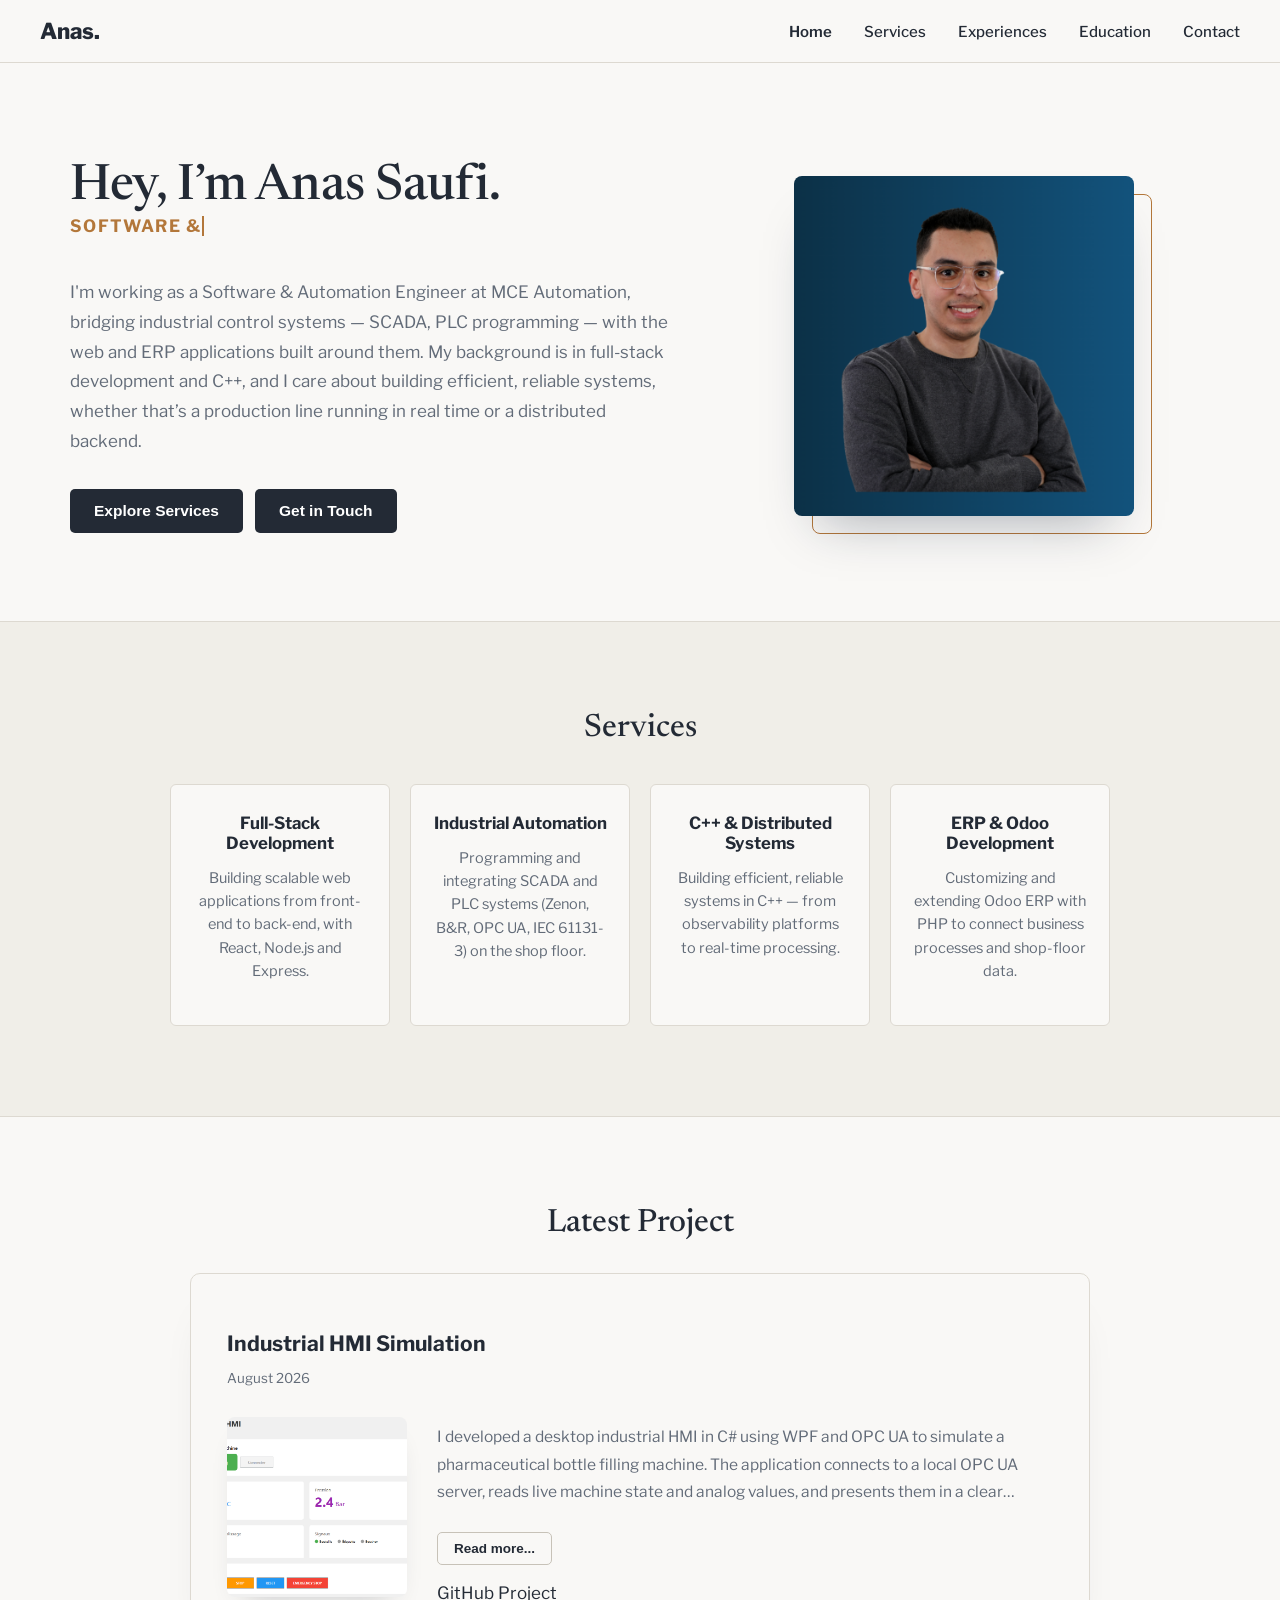
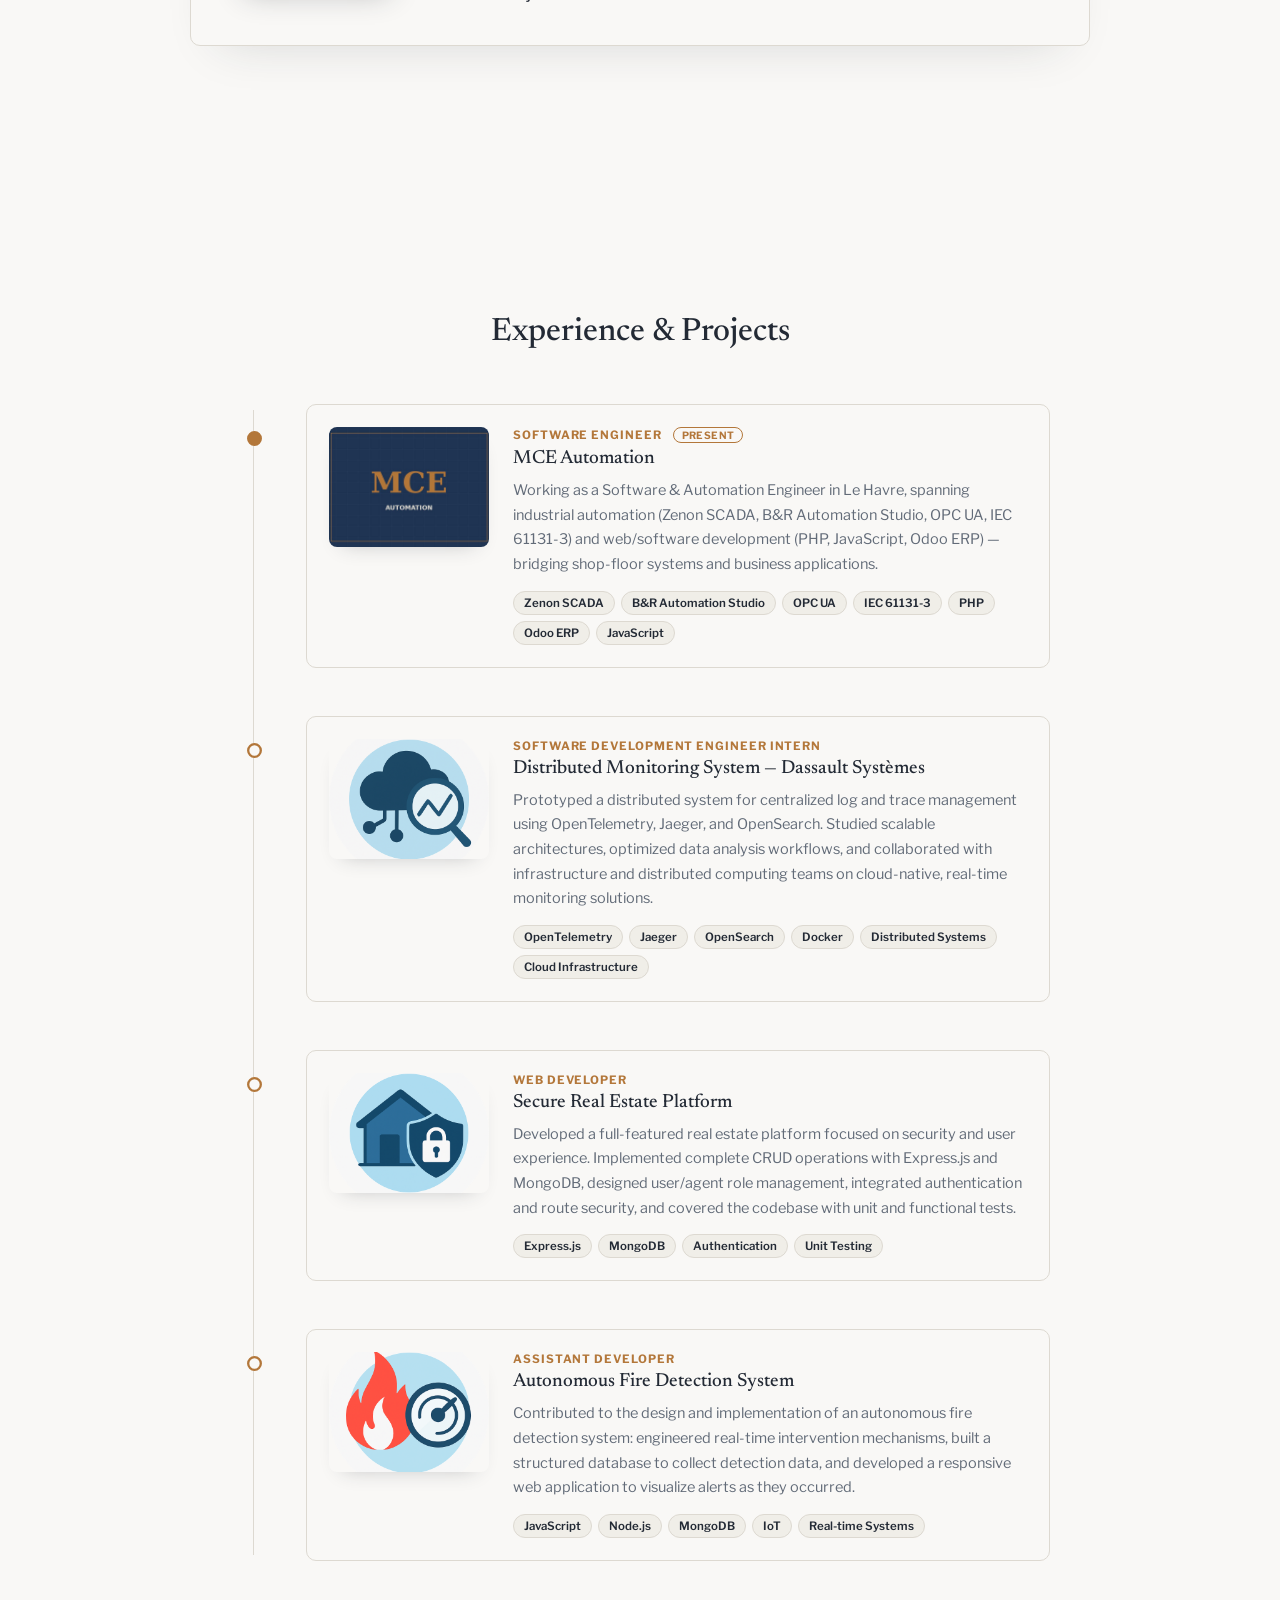
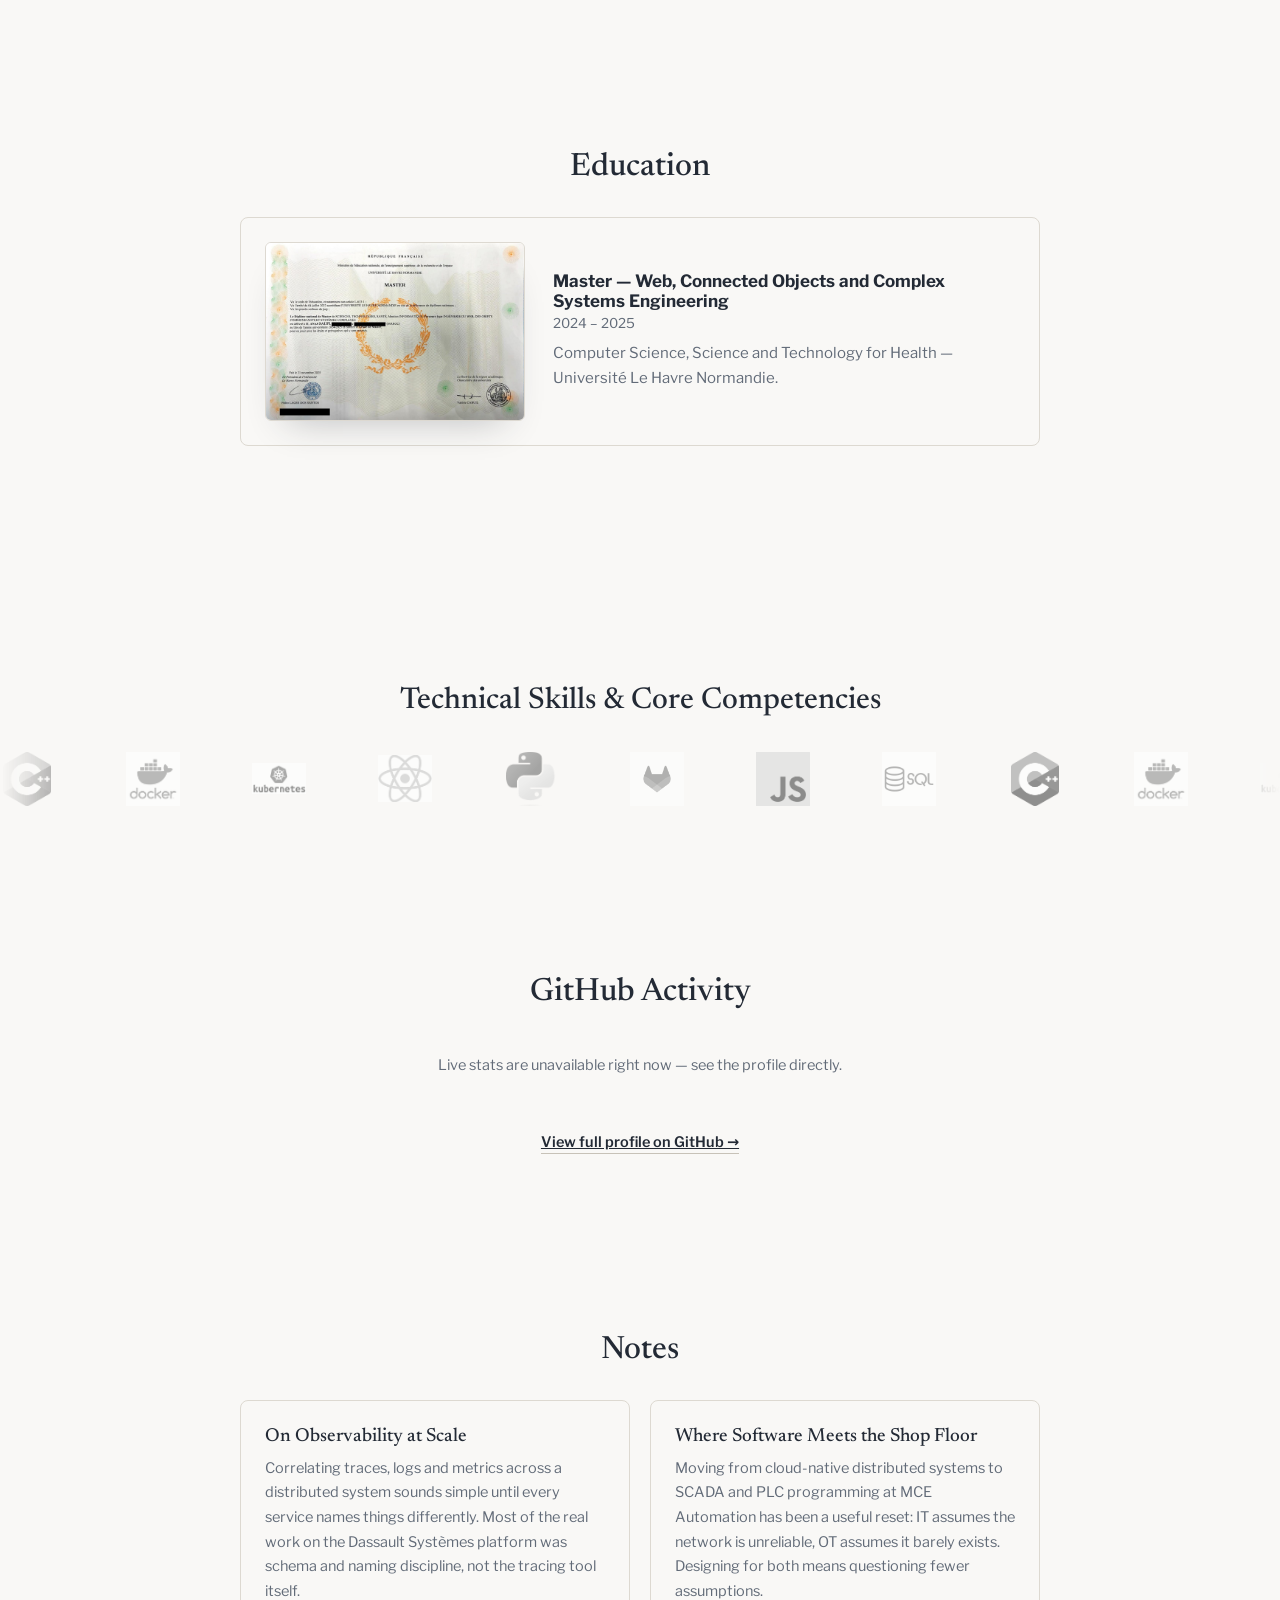
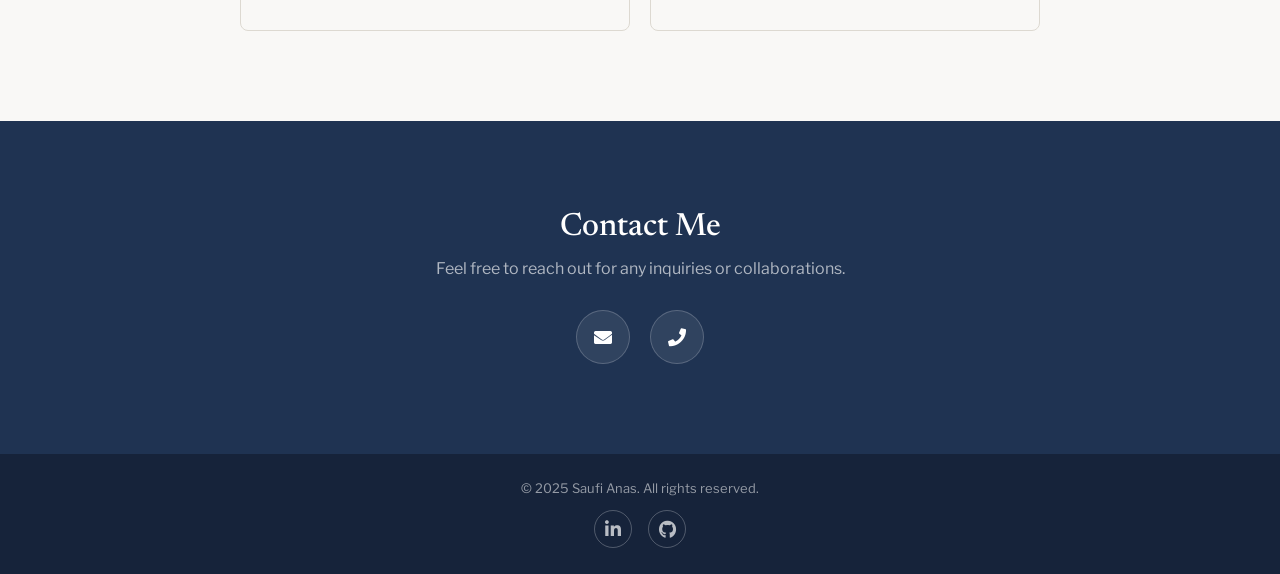
<file: index.html>
<!DOCTYPE html>
<html lang="en">
<head>
    <meta charset="UTF-8">
    <meta name="viewport" content="width=device-width, initial-scale=1.0">
    <meta name="description" content="Anas SAUFI - Software engineer">
    <title>Anas Saufi - Better Hire Anas !</title>
    <link rel="stylesheet" href="https://cdnjs.cloudflare.com/ajax/libs/font-awesome/5.15.4/css/all.min.css">
    <link href="https://fonts.googleapis.com/css2?family=Newsreader:ital,wght@0,400;0,500;0,600;1,400;1,500&family=Libre+Franklin:wght@400;500;600;700;800&display=swap" rel="stylesheet">
       <link rel="icon" href="Image/logo.png" type="image/png">


    
    <link rel="stylesheet" href="style.css">
</head>
<body>


    <header>
        <div class="logo">Anas.</div>
        <div class="menu-icon" onclick="toggleMenu()"><i class="fas fa-bars"></i></div>
        <nav>
            <ul>
                <li><a href="#home">Home</a></li>
                <li><a href="#services">Services</a></li>
                <li><a href="#projects">Experiences</a></li>
                <li><a href="#education">Education</a></li>
                <li><a href="#contact">Contact</a></li>
                <li class="dropdown" id="cvMenuItem">
                     <a style="cursor: pointer;">Curriculum Vitae</a>
                        <ul class="dropdown-menu">
                         <li><a href="#" onclick="navigateToCV('fr')">French</a></li>
                        <li><a href="#" onclick="navigateToCV('en')">English</a></li>
                </ul>
                 
                </li>
            </ul>
        </nav>
    </header>
    <!--<div class="cookie-banner" id="cookieBanner">
    <div class="cookie-banner-content">
        <h4>Why do we use cookies?</h4>
        <p>They help us ensure the proper functioning of the site and monitor the audience of our websites.</p>
        
    </div>
    <div class="cookie-banner-buttons">
        <button class="btn-close" onclick="closeBanner()">Close</button>
        <button class="btn-accept" onclick="acceptCookies()">Accept</button>
    </div>
-->
</div>
    <section id="home" class="hero">
        <div class="content">
            <h1>Hey, I&rsquo;m Anas Saufi.</h1>
            <div class="write">
            <h2 class="writing-effect"></h2>
                </div>
            <p>I'm working as a Software &amp; Automation Engineer at MCE Automation, bridging industrial control systems &mdash; SCADA, PLC programming &mdash; with the web and ERP applications built around them. My background is in full-stack development and C++, and I care about building efficient, reliable systems, whether that&rsquo;s a production line running in real time or a distributed backend.</p>
            <div class="buttons">
                <button onclick="window.location.href='#services'">Explore Services</button>
                <button onclick="window.location.href='#contact'">Get in Touch</button>
            </div>
        </div>
        <div class="hero-image">
            <img src="Downloads/portrait.png" alt="Hero Image">
        </div>
    </section>

    <section id="services" class="services">
        <h2>Services</h2>
        <div class="service-container">
            
            <div class="service">
                <h3>Full-Stack Development</h3>
                <p>Building scalable web applications from front-end to back-end, with React, Node.js and Express.</p>
            </div>
            <div class="service">
                <h3>Industrial Automation</h3>
                <p>Programming and integrating SCADA and PLC systems (Zenon, B&amp;R, OPC UA, IEC 61131-3) on the shop floor.</p>
            </div>
            <div class="service">
                <h3>C&#43;&#43; &amp; Distributed Systems</h3>
                <p>Building efficient, reliable systems in C&#43;&#43; &mdash; from observability platforms to real-time processing.</p>
            </div>
            <div class="service">
                <h3>ERP &amp; Odoo Development</h3>
                <p>Customizing and extending Odoo ERP with PHP to connect business processes and shop-floor data.</p>
            </div>
        </div>
    </section>
    <h2 class="section-title">Latest Project</h2>
<section id="latest-project" class="latest-project">
    
    <div class="project-header">
        <p class="project-name">Industrial HMI Simulation</p>
        <p class="project-date">August 2026</p>
    </div>
    <div class="project-info">
        <div class="project-image">
            <img src="Downloads/HMI.png" alt="Industrial HMI Simulation">
        </div>
        <div class="project-description">
            <p id="projectText">I developed a desktop industrial HMI in C# using WPF and OPC UA to simulate a pharmaceutical bottle filling machine. The application connects to a local OPC UA server, reads live machine state and analog values, and presents them in a clear operator interface. I implemented core control actions such as start, stop, reset, and emergency stop, while organizing the solution with a MVVM-friendly structure to keep the UI, services, models, and view models separated.

This project reflects my interest in industrial automation and human-machine interfaces: it combines real-time monitoring, operator interaction, and reliable communication with industrial devices. It also helped me strengthen my understanding of industrial protocols, software architecture for embedded-like systems, and the design of scalable desktop applications for control environments.

The solution is structured around a WPF client for the HMI, an OPC UA communication layer, and a simulated industrial environment, which makes it a solid foundation for future extensions in factory automation and machine monitoring.</p>
    <button id="toggleBtn">Read more...</button>
           
<div class="project-links">
        <a href="https://github.com/asaufi/Industrial-HMI-OPC-UA-WPF-C-" target="_blank" rel="noreferrer">GitHub Project</a>
    </div>
        </div>
    </div>
</section>


<section id="projects" class="projects">
    <h2 class="section-title">Experience &amp; Projects</h2>
    <div class="timeline">

      <div class="timeline-item timeline-current">
        <div class="timeline-marker"></div>
        <div class="timeline-card">
          <img class="timeline-image" src="image/mce-automation.jpg" alt="MCE Automation">
          <div class="timeline-body">
            <span class="timeline-role">Software Engineer <span class="timeline-badge">Present</span></span>
            <h3>MCE Automation</h3>
            <p>Working as a Software &amp; Automation Engineer in Le Havre, spanning industrial automation (Zenon SCADA, B&amp;R Automation Studio, OPC UA, IEC 61131-3) and web/software development (PHP, JavaScript, Odoo ERP) — bridging shop-floor systems and business applications.</p>
            <div class="timeline-tags">
              <span>Zenon SCADA</span><span>B&amp;R Automation Studio</span><span>OPC UA</span><span>IEC 61131-3</span><span>PHP</span><span>Odoo ERP</span><span>JavaScript</span>
            </div>
          </div>
        </div>
      </div>

      <div class="timeline-item">
        <div class="timeline-marker"></div>
        <div class="timeline-card">
          <img class="timeline-image" src="image/ds-titre.png" alt="Distributed monitoring system">
          <div class="timeline-body">
            <span class="timeline-role">Software Development Engineer Intern</span>
            <h3>Distributed Monitoring System — Dassault Systèmes</h3>
            <p>Prototyped a distributed system for centralized log and trace management using OpenTelemetry, Jaeger, and OpenSearch. Studied scalable architectures, optimized data analysis workflows, and collaborated with infrastructure and distributed computing teams on cloud-native, real-time monitoring solutions.</p>
            <div class="timeline-tags">
              <span>OpenTelemetry</span><span>Jaeger</span><span>OpenSearch</span><span>Docker</span><span>Distributed Systems</span><span>Cloud Infrastructure</span>
            </div>
          </div>
        </div>
      </div>

      <div class="timeline-item">
        <div class="timeline-marker"></div>
        <div class="timeline-card">
          <img class="timeline-image" src="image/2-titre.png" alt="Secure real estate platform">
          <div class="timeline-body">
            <span class="timeline-role">Web Developer</span>
            <h3>Secure Real Estate Platform</h3>
            <p>Developed a full-featured real estate platform focused on security and user experience. Implemented complete CRUD operations with Express.js and MongoDB, designed user/agent role management, integrated authentication and route security, and covered the codebase with unit and functional tests.</p>
            <div class="timeline-tags">
              <span>Express.js</span><span>MongoDB</span><span>Authentication</span><span>Unit Testing</span>
            </div>
          </div>
        </div>
      </div>

      <div class="timeline-item">
        <div class="timeline-marker"></div>
        <div class="timeline-card">
          <img class="timeline-image" src="image/um6p-titre.png" alt="Autonomous fire detection system">
          <div class="timeline-body">
            <span class="timeline-role">Assistant Developer</span>
            <h3>Autonomous Fire Detection System</h3>
            <p>Contributed to the design and implementation of an autonomous fire detection system: engineered real-time intervention mechanisms, built a structured database to collect detection data, and developed a responsive web application to visualize alerts as they occurred.</p>
            <div class="timeline-tags">
              <span>JavaScript</span><span>Node.js</span><span>MongoDB</span><span>IoT</span><span>Real-time Systems</span>
            </div>
          </div>
        </div>
      </div>

    </div>
</section>

<section id="education" class="education">
    <h2 class="section-title">Education</h2>
    <div class="education-container">
        <div class="education-item">
            <img class="education-diploma" src="image/diploma.jpg" alt="Master's diploma, Université Le Havre Normandie" loading="lazy">
            <div class="education-text">
                <div class="education-degree">Master &mdash; Web, Connected Objects and Complex Systems Engineering</div>
                <div class="education-date">2024 &ndash; 2025</div>
                <p>Computer Science, Science and Technology for Health &mdash; Université Le Havre Normandie.</p>
            </div>
        </div>
    </div>
</section>

<section id="skills" class="skills-section">
    <h2 class="section-title">Technical Skills & Core Competencies</h2>
    <div class="skills-container">
        <div class="skills-marquee">
            <div class="skill-item"><img src="image/c++.png" alt="C++"></div>
            <div class="skill-item"><img src="image/docker.png" alt="Docker"></div>
            <div class="skill-item"><img src="image/Kube.png" alt="Kubernetes"></div>
            <div class="skill-item"><img src="image/react.png" alt="React"></div>
            <div class="skill-item"><img src="image/Python.png" alt="Python"></div>
            <div class="skill-item"><img src="image/gitlab.png" alt="GitLab"></div>
            <div class="skill-item"><img src="image/js.png" alt="JavaScript"></div>
            <div class="skill-item"><img src="image/sql.png" alt="SQL"></div>
            <div class="skill-item" aria-hidden="true"><img src="image/c++.png" alt=""></div>
            <div class="skill-item" aria-hidden="true"><img src="image/docker.png" alt=""></div>
            <div class="skill-item" aria-hidden="true"><img src="image/Kube.png" alt=""></div>
            <div class="skill-item" aria-hidden="true"><img src="image/react.png" alt=""></div>
            <div class="skill-item" aria-hidden="true"><img src="image/Python.png" alt=""></div>
            <div class="skill-item" aria-hidden="true"><img src="image/gitlab.png" alt=""></div>
            <div class="skill-item" aria-hidden="true"><img src="image/js.png" alt=""></div>
            <div class="skill-item" aria-hidden="true"><img src="image/sql.png" alt=""></div>
        </div>
    </div>
</section>



<section id="github-activity" class="github-activity">
    <h2 class="section-title">GitHub Activity</h2>
    <div class="github-stats" id="githubStats">
        <div class="github-stat-tile">
            <span class="github-stat-value" data-stat="repos">&mdash;</span>
            <span class="github-stat-label">Public repos</span>
        </div>
        <div class="github-stat-tile">
            <span class="github-stat-value" data-stat="followers">&mdash;</span>
            <span class="github-stat-label">Followers</span>
        </div>
        <div class="github-stat-tile">
            <span class="github-stat-value" data-stat="since">&mdash;</span>
            <span class="github-stat-label">On GitHub since</span>
        </div>
    </div>
    <div class="github-languages" id="githubLanguages"></div>
    <a class="github-profile-link" href="https://github.com/asaufi" target="_blank" rel="noopener">View full profile on GitHub &rarr;</a>
</section>

<section id="notes" class="notes">
    <h2 class="section-title">Notes</h2>
    <div class="notes-container">
        <div class="note-card">
            <h3>On Observability at Scale</h3>
            <p>Correlating traces, logs and metrics across a distributed system sounds simple until every service names things differently. Most of the real work on the Dassault Systèmes platform was schema and naming discipline, not the tracing tool itself.</p>
        </div>
        <div class="note-card">
            <h3>Where Software Meets the Shop Floor</h3>
            <p>Moving from cloud-native distributed systems to SCADA and PLC programming at MCE Automation has been a useful reset: IT assumes the network is unreliable, OT assumes it barely exists. Designing for both means questioning fewer assumptions.</p>
        </div>
    </div>
</section>

    <section id="contact" class="contact">
        <h2>Contact Me</h2>
        <p>Feel free to reach out for any inquiries or collaborations.</p>
      <div class="buttons1">
    <button onclick="openModal('contactModal')">
        <i class="fas fa-envelope"></i>
    </button>
       <a href="tel:+33753774592">
            <button type="button">
                <i class="fas fa-phone"></i>
            </button>
        </a>
</div>
    </section>

<div id="contactModal" class="modal">
    <div class="modal-content">
        <span class="close" onclick="closeModal('contactModal')">&times;</span>
        <form action="https://formspree.io/f/mzzrdllq" method="POST">
            <div class="input-group">
                <label for="name">Full Name <span class="required">*</span></label>
                <div class="input-icon">
                    <input type="text" id="name" name="name" placeholder="Enter your full name" required>
                    <i class="fas fa-user"></i>
                </div>
            </div>

            <div class="input-group">
                <label for="email">Email <span class="required">*</span></label>
                <div class="input-icon">
                    <input type="email" id="email" name="email" placeholder="Enter your email" required>
                    <i class="fas fa-envelope"></i>
                </div>
            </div>

            <div class="input-group">
                <label for="phone">Phone Number</label>
                <div class="input-icon">
                    <input type="tel" id="phone" name="phone" placeholder="Enter your phone number">
                    <i class="fas fa-phone"></i>
                </div>
            </div>

            <div class="input-group">
                <label for="subject">Subject <span class="required">*</span></label>
                <input type="text" id="subject" name="subject" placeholder="Enter the subject" required>
            </div>

            <div class="input-group">
                <label for="message">Message <span class="required">*</span></label>
                <textarea id="message" name="message" placeholder="Type your message here ..." required></textarea>
            </div>

            <button type="submit">Send Message</button>
        </form>
    </div>
</div>

   <footer>
    <p>&copy; 2025 Saufi Anas. All rights reserved.</p>
    <div class="social-media">
        <a href="https://www.linkedin.com/in/anas-saufi/"><i class="fab fa-linkedin-in"></i></a>
        <a href="https://github.com/asaufi"><i class="fab fa-github"></i></a>
         

    </div>
</footer>

    <button class="scroll-up" onclick="scrollToTop()"><i class="fas fa-chevron-up"></i></button>

    
    <script src="script.js"></script>
</body>
</html>
</file>
<file: style.css>
/* ============================================================
   Anas Saufi — Portfolio
   Style refresh: "corporate sobre" — navy / gray / white with a
   restrained bronze accent, editorial serif + grotesk pairing.
   Structure/classes below are unchanged from the previous stylesheet
   so script.js keeps working as-is; only the visual language changed.
   ============================================================ */

:root {
    --ink: #232a35;            /* primary text, near-black navy */
    --muted: #626b78;          /* secondary text, gray */
    --navy: #1f3352;           /* deep navy — contact band */
    --navy-2: #16233a;         /* darkest navy — footer */
    --paper: #f9f8f6;          /* main light background */
    --surface: #f0eee8;        /* alternating section surface */
    --border: #ddd9d1;         /* neutral border */
    --border-strong: #c7c2b8;
    --accent: #b3773a;         /* bronze accent */
    --accent-dark: #8a5c2b;    /* bronze, hover/darker */
    --white: #ffffff;

    /* Back-compat aliases (referenced by a couple of legacy rules) */
    --primary-color: var(--accent);
    --secondary-color: var(--accent-dark);
    --background-color: var(--paper);
    --modal-background-color: var(--white);
    --text-color: var(--ink);
}

* , *::before, *::after { box-sizing: border-box; }

html, body { overflow-x: hidden; }

body {
    margin: 0;
    font-family: 'Libre Franklin', system-ui, sans-serif;
    background-color: var(--paper);
    color: var(--ink);
    scroll-behavior: smooth;
    -webkit-font-smoothing: antialiased;
}

h1, h2, h3 { font-family: 'Newsreader', Georgia, serif; font-weight: 500; margin: 0; }

a { color: inherit; }

#projectText {
  overflow: hidden;
  display: -webkit-box;
  -webkit-line-clamp: 3;
  -webkit-box-orient: vertical;
}
#projectText.expanded { -webkit-line-clamp: unset; }

/* ---------------------------------------------------------------
   Header / nav
   --------------------------------------------------------------- */
header {
    padding: 18px 0;
    display: flex;
    justify-content: space-between;
    align-items: center;
    background-color: rgba(249, 248, 246, 0.92);
    backdrop-filter: blur(10px);
    border-bottom: 1px solid var(--border);
    position: sticky;
    top: 0;
    z-index: 1000;
}

.logo {
    padding-left: 40px;
    font-family: 'Libre Franklin', sans-serif;
    font-size: 22px;
    font-weight: 800;
    letter-spacing: -0.01em;
    color: var(--ink);
}

nav { margin-left: auto; padding-right: 40px; }

nav ul {
    list-style-type: none;
    margin: 0;
    padding: 0;
    display: flex;
    align-items: center;
    gap: 32px;
}

nav ul li a {
    color: var(--ink);
    text-decoration: none;
    font-size: 15px;
    font-weight: 500;
    transition: color 0.25s ease;
}
nav ul li a:hover { color: var(--accent); }
nav ul li:first-child a { color: var(--ink); font-weight: 600; }

.item-text-header { color: var(--accent); }

.menu-icon {
    display: none;
    cursor: pointer;
    font-size: 22px;
    color: var(--ink);
    padding-right: 30px;
}
.menu-icon:hover { color: var(--accent); }

/* Dropdown */
.dropdown { position: relative; display: inline-block; }
.dropdown-menu {
    display: none;
    position: absolute;
    background-color: var(--white);
    border: 1px solid var(--border);
    box-shadow: 0 12px 24px -12px rgba(22, 35, 58, 0.18);
    border-radius: 6px;
    min-width: 150px;
    z-index: 1000;
    padding: 8px 0;
}
.dropdown-menu li { list-style: none; text-align: left; }
.dropdown-menu li a {
    display: block;
    color: var(--ink);
    text-decoration: none;
    padding: 10px 18px;
    font-size: 14.5px;
    transition: background-color 0.2s ease, color 0.2s ease;
}
.dropdown-menu li a:hover { background-color: var(--surface); color: var(--accent); }
.dropdown:hover .dropdown-menu { display: block; }

/* ---------------------------------------------------------------
   Cookie banner
   --------------------------------------------------------------- */
.cookie-banner {
    position: fixed;
    bottom: 16px;
    left: 16px;
    width: 420px;
    max-width: calc(100% - 32px);
    background-color: var(--navy-2);
    color: var(--white);
    box-shadow: 0 20px 40px -20px rgba(15, 20, 32, 0.5);
    border-radius: 10px;
    z-index: 9999;
    padding: 20px;
    display: flex;
    justify-content: space-between;
    align-items: center;
    gap: 16px;
    font-family: 'Libre Franklin', sans-serif;
}
.cookie-banner-content { max-width: 100%; }
.cookie-banner h4 { font-family: 'Libre Franklin', sans-serif; margin: 0 0 8px; font-size: 1rem; font-weight: 700; }
.cookie-banner p { margin: 0; font-size: 0.85rem; color: rgba(255,255,255,0.65); line-height: 1.5; }
.cookie-banner small { color: rgba(255,255,255,0.45); }
.cookie-banner-logo { display: none; }
.cookie-banner-buttons { display: flex; flex-direction: column; gap: 8px; flex-shrink: 0; }
.cookie-banner-buttons button {
    border: none;
    padding: 9px 18px;
    font-size: 0.85rem;
    font-weight: 600;
    cursor: pointer;
    border-radius: 5px;
    transition: opacity 0.2s ease, transform 0.2s ease;
}
.btn-accept { background-color: var(--accent); color: var(--white); }
.btn-close { background-color: transparent; color: rgba(255,255,255,0.6); border: 1px solid rgba(255,255,255,0.25) !important; }
.cookie-banner-buttons button:hover { opacity: 0.85; }

/* ---------------------------------------------------------------
   Hero
   --------------------------------------------------------------- */
.hero {
    display: flex;
    justify-content: space-between;
    align-items: center;
    padding: 96px 70px 88px;
    background-color: var(--paper);
    gap: 48px;
}
.write { height: 40px; align-items: center; }
.content { max-width: 600px; }

.hero h1 { font-size: 50px; line-height: 1.14; letter-spacing: -0.01em; color: var(--ink); }

.hero h2, .writing-effect {
    font-family: 'Libre Franklin', sans-serif;
    font-weight: 700;
    font-size: 17px;
    letter-spacing: 0.08em;
    text-transform: uppercase;
    color: var(--accent);
}
.writing-effect {
    display: inline-block;
    border-right: 2px solid var(--accent);
    white-space: nowrap;
    overflow: hidden;
}

.hero p {
    font-size: 17px;
    color: var(--muted);
    margin: 22px 0 32px;
    line-height: 1.75;
}

.buttons { display: flex; gap: 12px; flex-wrap: wrap; }
.buttons1 { gap: 20px; align-items: center; display: flex; justify-content: center; }

.buttons button {
    background-color: var(--ink);
    color: var(--white);
    font-weight: 600;
    border: none;
    padding: 13px 24px;
    font-size: 15.5px;
    margin-right: 0;
    cursor: pointer;
    border-radius: 5px;
    transition: background-color 0.25s ease, transform 0.25s ease, box-shadow 0.25s ease;
}
.buttons button:hover {
    background-color: var(--accent);
    transform: translateY(-2px);
    box-shadow: 0 14px 28px -16px rgba(179, 119, 58, 0.55);
}

.hero-image {
    max-width: 340px;
    margin: 0 auto;
    display: flex;
    justify-content: center;
    align-items: center;
    position: relative;
}
.hero-image::before {
    content: '';
    position: absolute;
    inset: 18px -18px -18px 18px;
    border: 1.5px solid var(--accent);
    border-radius: 8px;
    z-index: 0;
}
.hero-image img {
    position: relative;
    z-index: 1;
    width: 100%;
    height: auto;
    aspect-ratio: 1 / 1;
    object-fit: cover;
    border-radius: 8px;
    filter: none;
    box-shadow: 0 30px 50px -26px rgba(22, 35, 58, 0.35);
    transition: transform 0.3s ease;
}
.hero-image:hover img { transform: translateY(-3px); }

/* ---------------------------------------------------------------
   Services
   --------------------------------------------------------------- */
.services {
    padding: 90px 50px;
    background-color: var(--surface);
    text-align: center;
    border-top: 1px solid var(--border);
    border-bottom: 1px solid var(--border);
}
.services h2 { font-size: 32px; margin-bottom: 40px; color: var(--ink); }

.service-container {
    display: flex;
    justify-content: center;
    flex-wrap: wrap;
    gap: 20px;
}
.service {
    background: var(--paper);
    border: 1px solid var(--border);
    border-radius: 6px;
    padding: 28px 22px;
    width: 220px;
    box-shadow: none;
    transition: transform 0.25s ease, box-shadow 0.25s ease, border-color 0.25s ease;
    text-align: center;
}
.service:hover {
    transform: translateY(-5px);
    box-shadow: 0 20px 32px -20px rgba(35, 42, 53, 0.2);
    border-color: var(--border-strong);
}
.service h3 {
    font-family: 'Libre Franklin', sans-serif;
    font-size: 1.05em;
    font-weight: 700;
    color: var(--ink);
    margin-bottom: 10px;
}
.service p { color: var(--muted); font-size: 14.5px; line-height: 1.6; }

/* ---------------------------------------------------------------
   Latest project
   --------------------------------------------------------------- */
.section-title {
    font-family: 'Newsreader', serif;
    font-size: 32px;
    font-weight: 500;
    color: var(--ink);
    text-align: center;
    margin: 90px 0 34px;
}

.latest-project {
    background-color: var(--paper);
    border: 1px solid var(--border);
    border-radius: 10px;
    padding: 36px;
    margin: 0 auto 90px;
    max-width: 900px;
    box-shadow: 0 24px 48px -30px rgba(35, 42, 53, 0.18);
}

.project-header .project-name {
    font-family: 'Libre Franklin', sans-serif;
    font-size: 21px;
    font-weight: 700;
    color: var(--ink);
    margin-bottom: 6px;
}
.project-header .project-date { font-size: 13.5px; color: var(--muted); }

.project-info {
    display: flex;
    align-items: center;
    justify-content: space-between;
    margin-top: 22px;
    gap: 20px;
}
.project-image img {
    width: 180px;
    height: 180px;
    object-fit: cover;
    border-radius: 8px;
    box-shadow: 0 14px 28px -18px rgba(35, 42, 53, 0.3);
}
.project-description {
    margin-left: 10px;
    color: var(--muted);
    font-size: 15.5px;
    line-height: 1.75;
    flex-grow: 1;
    font-family: 'Libre Franklin', sans-serif;
}
.project-links { display: flex; gap: 15px; margin-top: 14px; }
.project-links a {
    text-decoration: none;
    font-size: 17px;
    display: flex;
    align-items: center;
    gap: 6px;
    color: var(--ink);
}
.project-links a:hover, .github-link:hover, .docker-link:hover { color: var(--accent); }

#toggleBtn {
    background-color: transparent;
    color: var(--ink);
    border: 1px solid var(--border-strong);
    padding: 8px 16px;
    font-size: 13.5px;
    font-weight: 600;
    border-radius: 5px;
    cursor: pointer;
    margin-top: 12px;
    transition: background-color 0.25s ease, border-color 0.25s ease, color 0.25s ease;
}
#toggleBtn:hover { background-color: var(--ink); border-color: var(--ink); color: var(--white); }

/* ---------------------------------------------------------------
   Projects / experience timeline
   --------------------------------------------------------------- */
.projects { padding: 90px 50px 100px; background-color: var(--paper); text-align: center; }

.timeline { position: relative; max-width: 820px; margin: 56px auto 0; text-align: left; }
.timeline::before {
    content: '';
    position: absolute;
    left: 23px;
    top: 6px;
    bottom: 6px;
    width: 1px;
    background: var(--border);
}

.timeline-item {
    position: relative;
    display: flex;
    gap: 28px;
    margin-bottom: 48px;
    opacity: 0;
    transform: translateY(28px);
    transition: opacity 0.7s cubic-bezier(.2,.7,.2,1), transform 0.7s cubic-bezier(.2,.7,.2,1);
}
.timeline-item:last-child { margin-bottom: 0; }
.timeline-item.in-view { opacity: 1; transform: translateY(0); }

.timeline-marker { flex: 0 0 auto; width: 48px; display: flex; justify-content: center; padding-top: 28px; position: relative; z-index: 1; }
.timeline-marker::before {
    content: '';
    width: 13px;
    height: 13px;
    border-radius: 50%;
    background: var(--paper);
    border: 2px solid var(--border-strong);
    display: block;
    transition: border-color 0.4s ease, background-color 0.4s ease, transform 0.4s ease;
}
.timeline-item.in-view .timeline-marker::before { border-color: var(--accent); transform: scale(1.15); }
.timeline-item.timeline-current .timeline-marker::before { background: var(--accent); border-color: var(--accent); }

.timeline-card {
    flex: 1;
    min-width: 0;
    display: flex;
    gap: 24px;
    background: var(--paper);
    border: 1px solid var(--border);
    border-radius: 10px;
    padding: 22px;
    transition: transform 0.3s ease, box-shadow 0.3s ease, border-color 0.3s ease;
}
.timeline-card:hover { transform: translateY(-3px); box-shadow: 0 20px 36px -24px rgba(35, 42, 53, 0.22); border-color: var(--border-strong); }

.timeline-image { width: 160px; height: 120px; object-fit: cover; border-radius: 8px; flex-shrink: 0; box-shadow: 0 10px 20px -14px rgba(35, 42, 53, 0.3); }

.timeline-body { flex: 1; min-width: 0; }
.timeline-role {
    display: block;
    font-family: 'Libre Franklin', sans-serif;
    font-weight: 700;
    font-size: 11.5px;
    letter-spacing: 0.08em;
    text-transform: uppercase;
    color: var(--accent);
}
.timeline-badge {
    display: inline-block;
    margin-left: 8px;
    font-size: 10px;
    font-weight: 700;
    letter-spacing: 0.04em;
    text-transform: uppercase;
    color: var(--accent);
    border: 1px solid var(--accent);
    border-radius: 20px;
    padding: 1px 8px;
}
.timeline-body h3 { font-family: 'Newsreader', serif; font-weight: 500; font-size: 19px; color: var(--ink); margin: 6px 0 10px; }
.timeline-body p { color: var(--muted); font-size: 14.5px; line-height: 1.7; margin: 0 0 14px; }
.timeline-tags { display: flex; flex-wrap: wrap; gap: 6px; }
.timeline-tags span {
    font-size: 11.5px;
    font-weight: 600;
    color: var(--ink);
    background: var(--surface);
    border: 1px solid var(--border);
    border-radius: 14px;
    padding: 4px 10px;
}

/* ---------------------------------------------------------------
   Skills marquee
   --------------------------------------------------------------- */
.skills-section {
    padding: 60px 0 80px;
    text-align: center;
    position: relative;
    overflow: hidden;
}
.skills-section h2 {
    font-family: 'Newsreader', serif;
    font-size: 30px;
    font-weight: 500;
    color: var(--ink);
    margin-bottom: 36px;
}

.skills-container {
    position: relative;
    overflow: hidden;
    width: 100%;
    -webkit-mask-image: linear-gradient(90deg, transparent, black 6%, black 94%, transparent);
    mask-image: linear-gradient(90deg, transparent, black 6%, black 94%, transparent);
}

.skills-marquee {
    display: flex;
    align-items: center;
    gap: 72px;
    width: max-content;
    animation: moveLeft 16s linear infinite;
}
.skills-marquee:hover { animation-play-state: paused; }

.skills-section .skill-item {
    display: inline-flex;
    flex-direction: column;
    align-items: center;
    flex-shrink: 0;
    gap: 10px;
    animation: none;
}
.skills-section .skill-item img {
    width: 54px;
    height: 54px;
    object-fit: contain;
    margin-bottom: 0;
    border-radius: 0;
    box-shadow: none;
    filter: grayscale(1);
    opacity: 0.55;
    transition: filter 0.3s ease, opacity 0.3s ease;
}
.skills-section .skill-item:hover img { filter: grayscale(0); opacity: 1; }
.skills-section .skill-item p {
    font-family: 'Libre Franklin', sans-serif;
    font-size: 12px;
    letter-spacing: 0.05em;
    color: var(--muted);
    font-weight: 600;
}

@keyframes moveLeft {
    0% { transform: translateX(0); }
    100% { transform: translateX(-50%); }
}


/* ---------------------------------------------------------------
   Contact
   --------------------------------------------------------------- */
.contact {
    padding: 90px 50px;
    background-color: var(--navy);
    color: var(--white);
    text-align: center;
}
.contact h2 { font-family: 'Newsreader', serif; font-size: 32px; font-weight: 500; margin-bottom: 16px; color: var(--white); }
.contact p { font-size: 16px; margin-bottom: 32px; color: rgba(255,255,255,0.65); }
.contact button {
    background-color: rgba(255,255,255,0.08);
    border: 1px solid rgba(255,255,255,0.2);
    color: var(--white);
    padding: 15px;
    font-size: 18px;
    cursor: pointer;
    border-radius: 50%;
    width: 54px;
    height: 54px;
    display: inline-flex;
    align-items: center;
    justify-content: center;
    transition: background-color 0.25s ease, border-color 0.25s ease, transform 0.25s ease;
}
.contact button:hover {
    background-color: var(--accent);
    border-color: var(--accent);
    transform: translateY(-3px);
}

/* ---------------------------------------------------------------
   Footer
   --------------------------------------------------------------- */
footer {
    background-color: var(--navy-2);
    padding: 26px 20px;
    text-align: center;
}
footer p { margin: 0; font-size: 13px; color: rgba(255,255,255,0.55); }

.social-media { display: flex; justify-content: center; gap: 16px; margin-top: 14px; }
.social-media a {
    color: rgba(255,255,255,0.7);
    font-size: 18px;
    width: 38px;
    height: 38px;
    display: flex;
    justify-content: center;
    align-items: center;
    border-radius: 50%;
    border: 1px solid rgba(255,255,255,0.25);
    text-decoration: none;
    transition: background-color 0.25s ease, color 0.25s ease, border-color 0.25s ease;
}
.social-media a:hover { background-color: var(--accent); border-color: var(--accent); color: var(--white); }

.scroll-up {
    position: fixed;
    bottom: 24px;
    right: 24px;
    background-color: var(--ink);
    color: var(--white);
    border: none;
    width: 44px;
    height: 44px;
    font-size: 18px;
    cursor: pointer;
    border-radius: 50%;
    box-shadow: 0 10px 24px -12px rgba(35, 42, 53, 0.45);
    display: none;
    z-index: 1000;
    transition: background-color 0.25s ease, transform 0.25s ease;
}
.scroll-up:hover { background-color: var(--accent); transform: translateY(-3px); }

/* ---------------------------------------------------------------
   Modals (contact form + project detail)
   --------------------------------------------------------------- */
.modal {
    display: none;
    position: fixed;
    z-index: 1000;
    left: 0; top: 0;
    width: 100%; height: 100%;
    overflow: auto;
    background-color: rgba(22, 27, 35, 0.55);
    backdrop-filter: blur(6px);
    justify-content: center;
    align-items: center;
}
.modal-content {
    background-color: var(--paper);
    border: 1px solid var(--border);
    padding: 40px;
    width: 90%;
    max-width: 600px;
    border-radius: 10px;
    box-shadow: 0 30px 60px -20px rgba(15, 20, 32, 0.35);
    color: var(--ink);
    position: relative;
    max-height: 90vh;
    overflow-y: auto;
    box-sizing: border-box;
}
.modal-content h2 {
    font-family: 'Newsreader', serif;
    font-size: 28px;
    font-weight: 500;
    text-align: center;
    margin-bottom: 28px;
    color: var(--ink);
}
.input-group { margin-bottom: 18px; display: flex; flex-direction: column; }
.input-group label { font-size: 13.5px; font-weight: 600; margin-bottom: 6px; color: var(--ink); }
.required { color: var(--accent); }
.input-icon { position: relative; }
.input-icon input, .input-icon textarea, #subject, textarea {
    width: 100%;
    padding: 13px 15px;
    font-size: 15px;
    font-family: 'Libre Franklin', sans-serif;
    border: 1px solid var(--border-strong);
    border-radius: 5px;
    background-color: var(--white);
    color: var(--ink);
    transition: border-color 0.25s ease, box-shadow 0.25s ease;
    box-sizing: border-box;
}
.input-icon input:focus, .input-icon textarea:focus, #subject:focus, textarea:focus {
    outline: none;
    border-color: var(--accent);
    box-shadow: 0 0 0 3px rgba(179, 119, 58, 0.15);
}
.input-icon input:hover, .input-icon textarea:hover, #subject:hover, textarea:hover { border-color: var(--ink); }
.input-icon i { position: absolute; right: 15px; top: 50%; transform: translateY(-50%); color: var(--muted); font-size: 16px; }
textarea { min-height: 120px; resize: none; }

.modal-content button[type="submit"] {
    background-color: var(--ink);
    color: var(--white);
    border: none;
    padding: 15px 30px;
    font-size: 16px;
    font-weight: 700;
    cursor: pointer;
    border-radius: 5px;
    width: 100%;
    transition: background-color 0.25s ease, transform 0.25s ease;
    margin-top: 10px;
}
.modal-content button[type="submit"]:hover { background-color: var(--accent); transform: translateY(-2px); }

.close {
    color: var(--muted);
    font-size: 26px;
    font-weight: 400;
    position: sticky;
    top: 0;
    right: 20px;
    float: right;
    z-index: 100;
    background-color: var(--paper);
    cursor: pointer;
    line-height: 1;
}
.close:hover { color: var(--accent); }

/* ---------------------------------------------------------------
   Education
   --------------------------------------------------------------- */
.education {
    padding: 0 50px 90px;
    max-width: 900px;
    margin: 0 auto;
}
.education-container { display: flex; flex-direction: column; gap: 16px; }
.education-item {
    background: var(--paper);
    border: 1px solid var(--border);
    border-radius: 8px;
    padding: 24px;
    display: flex;
    gap: 28px;
    align-items: center;
}
.education-diploma {
    width: 260px;
    flex-shrink: 0;
    border-radius: 6px;
    border: 1px solid var(--border);
    box-shadow: 0 20px 36px -22px rgba(35, 42, 53, 0.3);
}
.education-text { flex: 1; min-width: 0; }
.education-degree { font-family: 'Libre Franklin', sans-serif; font-weight: 700; font-size: 17px; color: var(--ink); }
.education-date { font-size: 13.5px; color: var(--muted); margin: 4px 0 10px; }
.education-item p { color: var(--muted); font-size: 15px; line-height: 1.7; margin: 0; }

/* ---------------------------------------------------------------
   GitHub activity
   --------------------------------------------------------------- */
.github-activity {
    padding: 0 50px 90px;
    text-align: center;
}
.github-stats {
    display: flex;
    justify-content: center;
    flex-wrap: wrap;
    gap: 16px;
    max-width: 560px;
    margin: 0 auto;
}
.github-stat-tile {
    flex: 1 1 140px;
    background: var(--paper);
    border: 1px solid var(--border);
    border-radius: 8px;
    padding: 20px 16px;
    display: flex;
    flex-direction: column;
    gap: 4px;
}
.github-stat-value { font-family: 'Newsreader', serif; font-weight: 500; font-size: 26px; color: var(--ink); }
.github-stat-label { font-size: 12px; letter-spacing: 0.04em; color: var(--muted); }
.github-languages {
    display: flex;
    flex-wrap: wrap;
    justify-content: center;
    gap: 8px;
    margin: 20px auto 0;
    max-width: 560px;
}
.github-languages span {
    font-size: 12px;
    font-weight: 600;
    color: var(--ink);
    background: var(--surface);
    border: 1px solid var(--border);
    border-radius: 14px;
    padding: 5px 12px;
}
.github-fallback { color: var(--muted); font-size: 14.5px; grid-column: 1 / -1; }
.github-profile-link {
    display: inline-block;
    margin-top: 24px;
    font-size: 14.5px;
    font-weight: 600;
    color: var(--ink);
    border-bottom: 1px solid var(--border-strong);
    padding-bottom: 2px;
    transition: color 0.25s ease, border-color 0.25s ease;
}
.github-profile-link:hover { color: var(--accent); border-color: var(--accent); }

/* ---------------------------------------------------------------
   Notes
   --------------------------------------------------------------- */
.notes { padding: 0 50px 90px; max-width: 900px; margin: 0 auto; }
.notes-container { display: flex; flex-wrap: wrap; gap: 20px; justify-content: center; }
.note-card {
    background: var(--paper);
    border: 1px solid var(--border);
    border-radius: 8px;
    padding: 26px 24px;
    flex: 1 1 320px;
    max-width: 400px;
    transition: transform 0.25s ease, box-shadow 0.25s ease;
}
.note-card:hover { transform: translateY(-4px); box-shadow: 0 20px 32px -22px rgba(35,42,53,0.2); }
.note-card h3 { font-family: 'Newsreader', serif; font-weight: 500; font-size: 19px; color: var(--ink); margin-bottom: 10px; }
.note-card p { color: var(--muted); font-size: 14.5px; line-height: 1.7; margin: 0; }

/* ---------------------------------------------------------------
   Responsive
   --------------------------------------------------------------- */
@media (max-width: 1024px) {
    .skills-marquee { gap: 56px; animation-duration: 13s; }
}

@media (max-width: 768px) {
    .hero { flex-direction: column; text-align: center; padding-left: 24px; padding-right: 24px; }
    .logo { padding-left: 16px; }
    nav { padding-right: 16px; }
    .content { max-width: 100%; }
    .hero-image { display: flex; margin-top: 32px; }
    .buttons { justify-content: center; }
    .services, .education, .github-activity, .notes, .projects { padding-left: 24px; padding-right: 24px; }
    .education-item { flex-direction: column; text-align: center; }
    .education-diploma { width: 100%; max-width: 320px; }

    nav ul {
        display: none;
        flex-direction: column;
        width: 100%;
        position: absolute;
        top: 64px;
        left: 0;
        background-color: var(--paper);
        border-bottom: 1px solid var(--border);
        padding: 20px;
        box-shadow: 0 12px 24px -12px rgba(35,42,53,0.15);
        align-items: flex-start;
        gap: 16px;
    }
    nav ul.show { display: flex; width: 100%; }
    .menu-icon { display: block; }

    .timeline { margin-top: 36px; }
    .timeline::before { left: 15px; }
    .timeline-marker { width: 32px; padding-top: 20px; }
    .timeline-card { flex-direction: column; }
    .timeline-image { width: 100%; height: 160px; }

    .latest-project { padding: 24px; margin: 0 auto 60px; }
    .section-title { font-size: 27px; margin: 60px 0 24px; }
    .project-header .project-name { font-size: 18px; }
    .project-info { flex-direction: column; align-items: center; }
    .project-image img { width: 150px; height: 150px; }
    .project-description { margin-left: 0; font-size: 14.5px; text-align: center; }

}

@media (max-width: 480px) {
    .latest-project { padding: 18px; margin: 0 auto 40px; }
    .section-title { font-size: 23px; }
    .project-header .project-name { font-size: 16px; }
    .project-image img { width: 120px; height: 120px; }
    .project-description { font-size: 13px; }
    .project-links a { font-size: 14px; }
}

@media (max-width: 400px) {
    .skills-section h2 { font-size: 22px; }
    .skills-marquee { gap: 40px; animation-duration: 11s; }
    .skills-section .skill-item img { width: 40px; height: 40px; }

    .cookie-banner { left: 8px; right: 8px; width: auto; flex-direction: column; align-items: stretch; }
    .cookie-banner-buttons { flex-direction: row; }
    .cookie-banner-buttons button { flex: 1; }
}
</file>
